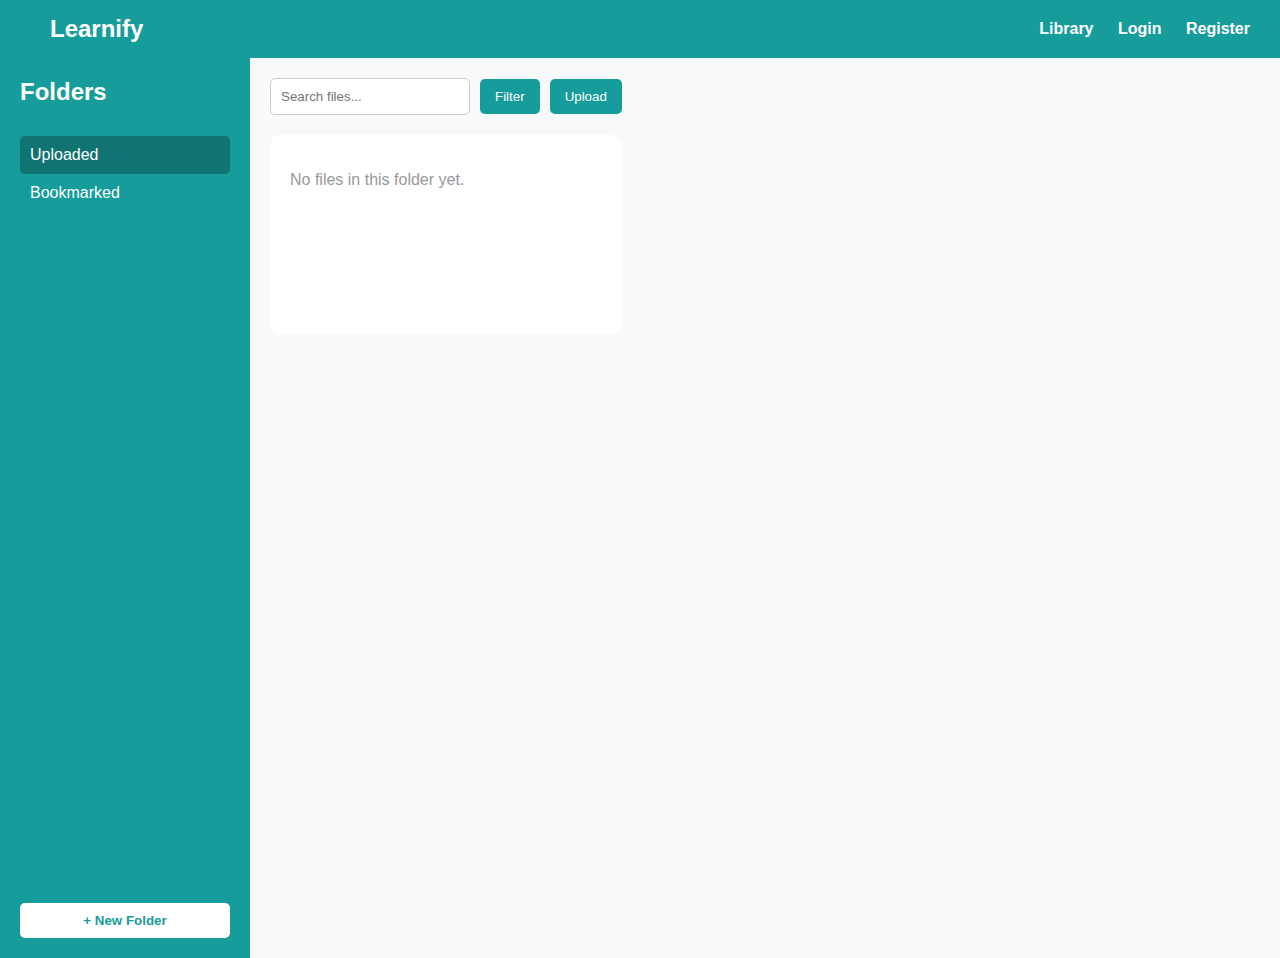
<file: code/frontend/library.html>
<!DOCTYPE html>
<html lang="en">
  <head>
    <meta charset="UTF-8" />
    <meta name="viewport" content="width=device-width, initial-scale=1.0" />
    <title>Learnify Library</title>
    <link rel="stylesheet" href="library.css" />
  </head>
  <body>
    <!-- Navbar -->
    <nav class="navbar">
      <div class="navbar-left">
        <a href="index.html" class="logo">Learnify</a>
      </div>
      <div class="navbar-right">
        <a href="library.html">Library</a>
        <a href="login.html">Login</a>
        <a href="register.html">Register</a>
      </div>
    </nav>

    <div class="page-content">
      <div class="library-container">
        <div class="library-container">
          <!-- Sidebar -->
          <aside class="sidebar">
            <h2>Folders</h2>
            <ul class="folder-list">
              <li class="folder active">Uploaded</li>
              <li class="folder">Bookmarked</li>
            </ul>
            <button id="new-folder-btn">+ New Folder</button>
          </aside>

          <!-- Main Content -->
          <main class="main-content">
            <div class="top-bar">
              <input
                type="text"
                id="search-input"
                placeholder="Search files..."
              />
              <div class="button-group">
                <button id="filter-btn">Filter</button>
                <button id="upload-btn">Upload</button>
              </div>
            </div>

            <div class="file-grid" id="file-grid">
              <!-- Dateien werden hier angezeigt -->
              <p class="placeholder">No files in this folder yet.</p>
            </div>
          </main>
        </div>

        <!-- Upload Modal -->
        <div class="modal hidden" id="upload-modal">
          <div class="modal-content">
            <span class="close-btn" id="close-modal">&times;</span>
            <h2>Upload File</h2>
            <div class="upload-area" id="upload-area">
              <p>Drag & Drop file here or click to select</p>
              <input type="file" id="file-input" hidden />
            </div>
            <label for="visibility">Visibility:</label>
            <select id="visibility">
              <option value="private">Private</option>
              <option value="public">Public</option>
            </select>

            <label for="subject">Subject:</label>
            <select id="subject">
              <option>Math</option>
              <option>AI</option>
              <option>Web Design</option>
              <option>Japanese</option>
              <option>English</option>
              <option>Computer Science</option>
            </select>

            <label for="folder-select">Save to Folder:</label>
            <select id="folder-select">
              <option>Uploaded</option>
              <option>Bookmarked</option>
            </select>

            <label for="description">Description:</label>
            <textarea
              id="description"
              rows="3"
              placeholder="Optional..."
            ></textarea>

            <button id="confirm-upload">Upload</button>
          </div>
        </div>
      </div>
    </div>

    <script src="/code/backend/library.js"></script>
  </body>
</html>
</file>
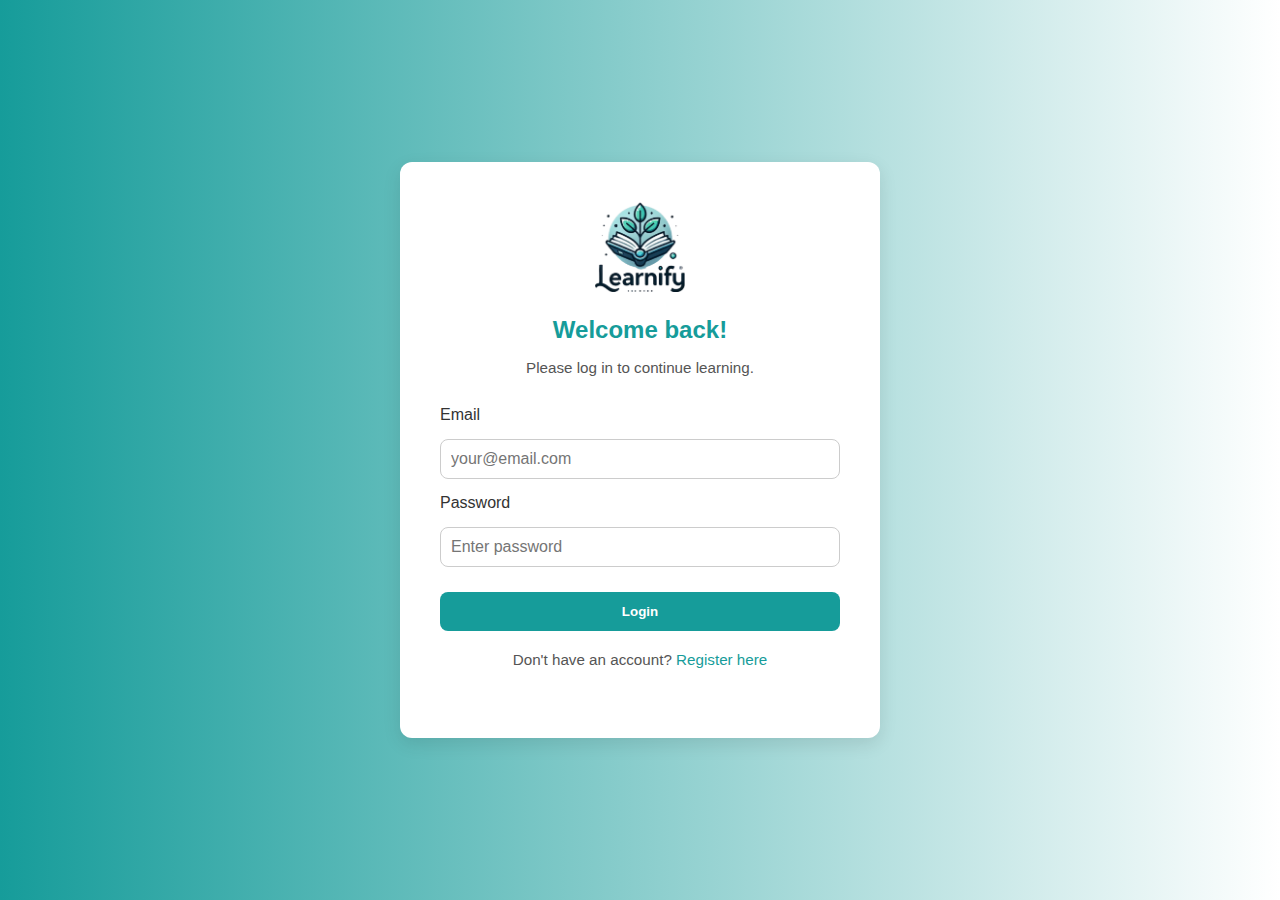
<file: code/frontend/login.html>
<!DOCTYPE html>
<html lang="en">
<head>
  <meta charset="UTF-8" />
  <meta name="viewport" content="width=device-width, initial-scale=1.0" />
  <title>Learnify Login</title>
  <link rel="stylesheet" href="login.css" />
</head>
<body class="login-page">
  <div class="login-container">
    <a href="index.html" class="logo">
      <img src="learnify_logo.png" alt="Learnify Logo" />
    </a>
    <h2>Welcome back!</h2>
    <p>Please log in to continue learning.</p>

    <form class="login-form" action="dashboard.html" method="POST">
      <label for="email">Email</label>
      <input type="email" id="email" name="email" placeholder="your@email.com" required />

      <label for="password">Password</label>
      <input type="password" id="password" name="password" placeholder="Enter password" required />

      <button type="submit">Login</button>
    </form>

    <p class="bottom-text">
      Don't have an account? <a href="register.html">Register here</a>
    </p>
  </div>
</body>
</html>
</file>
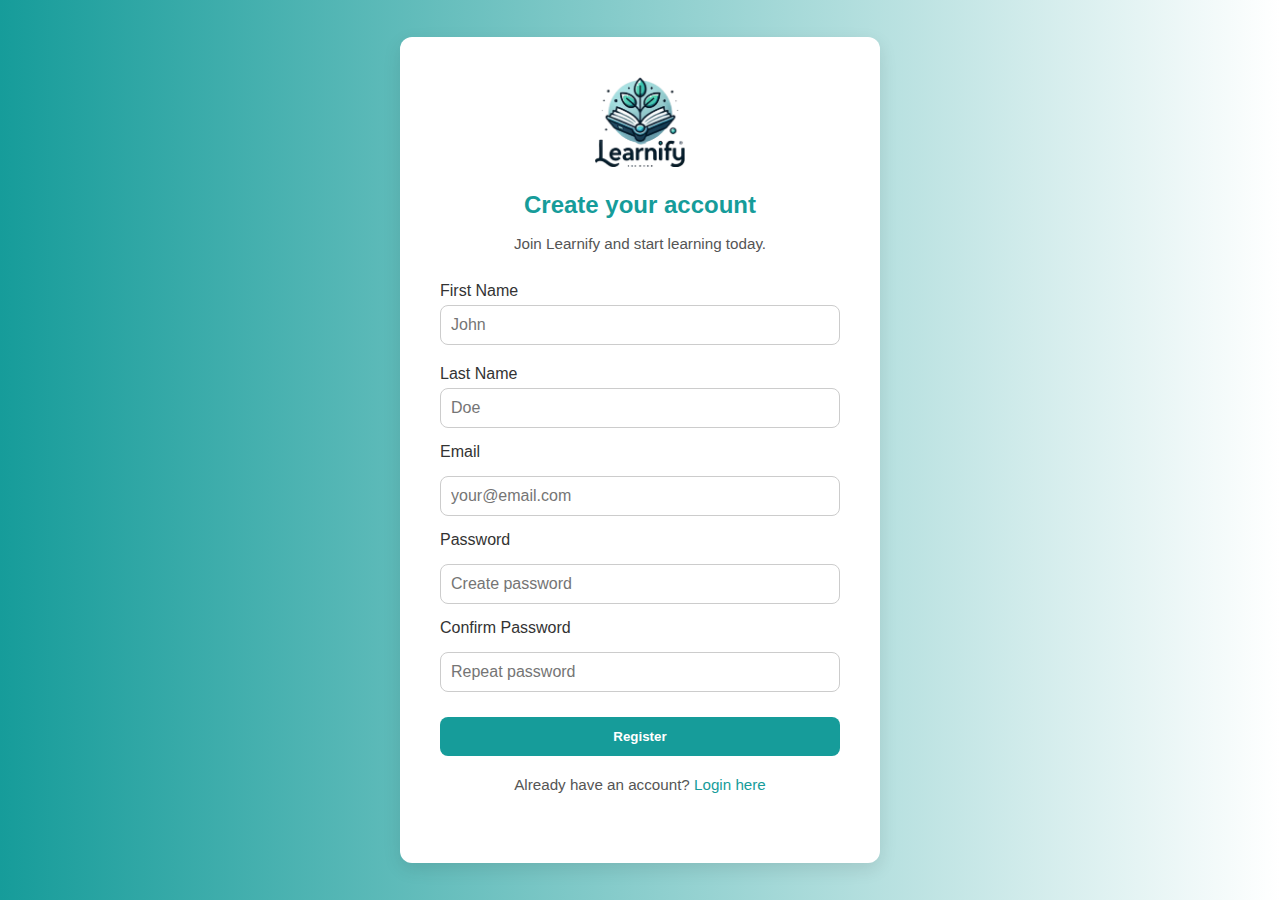
<file: code/frontend/register.html>
<!DOCTYPE html>
<html lang="en">
<head>
  <meta charset="UTF-8" />
  <meta name="viewport" content="width=device-width, initial-scale=1.0" />
  <title>Learnify Register</title>
  <link rel="stylesheet" href="login.css" />
</head>
<body class="login-page">
  <div class="login-container">
    <a href="index.html" class="logo">
      <img src="learnify_logo.png" alt="Learnify Logo" />
    </a>
    <h2>Create your account</h2>
    <p>Join Learnify and start learning today.</p>

    <form class="login-form" action="login.html" method="POST">
            <div class="name-fields">
        <div class="form-group">
            <label for="first-name">First Name</label>
            <input type="text" id="first-name" name="first-name" placeholder="John" required />
        </div>
        <div class="form-group">
            <label for="last-name">Last Name</label>
            <input type="text" id="last-name" name="last-name" placeholder="Doe" required />
        </div>
        </div>


      <label for="email">Email</label>
      <input type="email" id="email" name="email" placeholder="your@email.com" required />

      <label for="password">Password</label>
      <input type="password" id="password" name="password" placeholder="Create password" required />

      <label for="confirm-password">Confirm Password</label>
      <input type="password" id="confirm-password" name="confirm-password" placeholder="Repeat password" required />

      <button type="submit">Register</button>
    </form>

    <p class="bottom-text">
      Already have an account? <a href="login.html">Login here</a>
    </p>
  </div>
</body>
</html>
</file>
<file: code/frontend/library.css>
* {
  box-sizing: border-box;
}

body {
  margin: 0;
  font-family: 'Segoe UI', sans-serif;
  background-color: #f7f9fb;
}

.navbar {
  background-color: #169C9A;
  color: white;
  display: flex;
  justify-content: space-between;
  padding: 15px 30px;
  align-items: center;
}

.navbar a {
  color: white;
  text-decoration: none;
  margin-left: 20px;
  font-weight: bold;
}

.navbar .logo {
  font-size: 1.5em;
  font-weight: bold;
}

    

.library-container {
  display: flex;
  height: 100vh;
}

.sidebar {
  width: 250px;
  background-color: #169C9A;
  color: white;
  padding: 20px;
  display: flex;
  flex-direction: column;
}

.sidebar h2 {
  margin-top: 0;
}

.folder-list {
  list-style: none;
  padding: 0;
  margin: 10px 0;
  flex: 1;
}

.folder {
  padding: 10px;
  border-radius: 5px;
  cursor: pointer;
}

.folder.active,
.folder:hover {
  background-color: #117372;
}

#new-folder-btn {
  background-color: white;
  color: #169C9A;
  border: none;
  padding: 10px;
  border-radius: 5px;
  cursor: pointer;
  font-weight: bold;
}

.main-content {
  flex: 1;
  padding: 20px;
}

.top-bar {
  display: flex;
  justify-content: space-between;
  align-items: center;
  margin-bottom: 20px;
  flex-wrap: wrap;
  gap: 10px;
}

#search-input {
  flex: 1;
  padding: 10px;
  border-radius: 5px;
  border: 1px solid #ccc;
  min-width: 200px;
}

.button-group {
  display: flex;
  gap: 10px;
}

#filter-btn,
#upload-btn {
  padding: 10px 15px;
  border: none;
  background-color: #169C9A;
  color: white;
  border-radius: 5px;
  cursor: pointer;
}

.file-grid {
  background-color: white;
  padding: 20px;
  border-radius: 10px;
  min-height: 200px;
}

.placeholder {
  color: #999;
}

/* Upload Modal */
.modal {
  position: fixed;
  top: 0;
  left: 0;
  width: 100%;
  height: 100%;
  background-color: rgba(0,0,0,0.5);
  display: flex;
  justify-content: center;
  align-items: center;
}

.modal.hidden {
  display: none;
}

.modal-content {
  background-color: white;
  padding: 30px;
  border-radius: 10px;
  width: 90%;
  max-width: 500px;
  position: relative;
  display: flex;
  flex-direction: column;
  gap: 15px;
}

.close-btn {
  position: absolute;
  top: 10px;
  right: 15px;
  font-size: 24px;
  cursor: pointer;
}

.upload-area {
  border: 2px dashed #169C9A;
  padding: 30px;
  text-align: center;
  cursor: pointer;
  color: #555;
}
</file>
<file: code/frontend/login.css>
/* === Login Page Styles === */
body.login-page {
  margin: 0;
  font-family: 'Segoe UI', sans-serif;
  background: linear-gradient(to right, #169C9A, #ffffff);
  display: flex;
  justify-content: center;
  align-items: center;
  min-height: 100vh;
}

.login-container {
  background-color: white;
  padding: 40px;
  border-radius: 12px;
  box-shadow: 0 6px 18px rgba(0, 0, 0, 0.1);
  width: 100%;
  max-width: 400px;
  text-align: center;
}

.login-container .logo img {
  height: 90px;
}

.login-container h2 {
  margin-bottom: 10px;
  color: #169C9A;
}

.login-container p {
  color: #555;
  font-size: 0.95rem;
  margin-bottom: 30px;
}

.login-form {
  display: flex;
  flex-direction: column;
  gap: 15px;
  text-align: left;
}

.login-form label {
  font-weight: 500;
  color: #333;
}

.login-form input {
  padding: 10px;
  border: 1px solid #ccc;
  border-radius: 8px;
  font-size: 1rem;
  transition: border-color 0.2s ease;
}

.login-form input:focus {
  outline: none;
  border-color: #169C9A;
}

.login-form button {
  margin-top: 10px;
  padding: 12px;
  background-color: #169C9A;
  color: white;
  font-weight: bold;
  border: none;
  border-radius: 8px;
  cursor: pointer;
  transition: background-color 0.2s ease;
}

.login-form button:hover {
  background-color: #117b7a;
}

.bottom-text {
  margin-top: 20px;
  font-size: 0.9rem;
}

.bottom-text a {
  color: #169C9A;
  text-decoration: none;
  font-weight: 500;
}

.bottom-text a:hover {
  text-decoration: underline;
}

.name-fields {
  display: flex;
  flex-direction: row;
  gap: 20px;
  flex-wrap: wrap; /* wichtig für Mobilgeräte */
}

.form-group {
  display: flex;
  flex-direction: column;
  flex: 1;
}

.form-group label {
  margin-bottom: 5px;
  font-weight: 500;
  color: #333;
}
</file>
